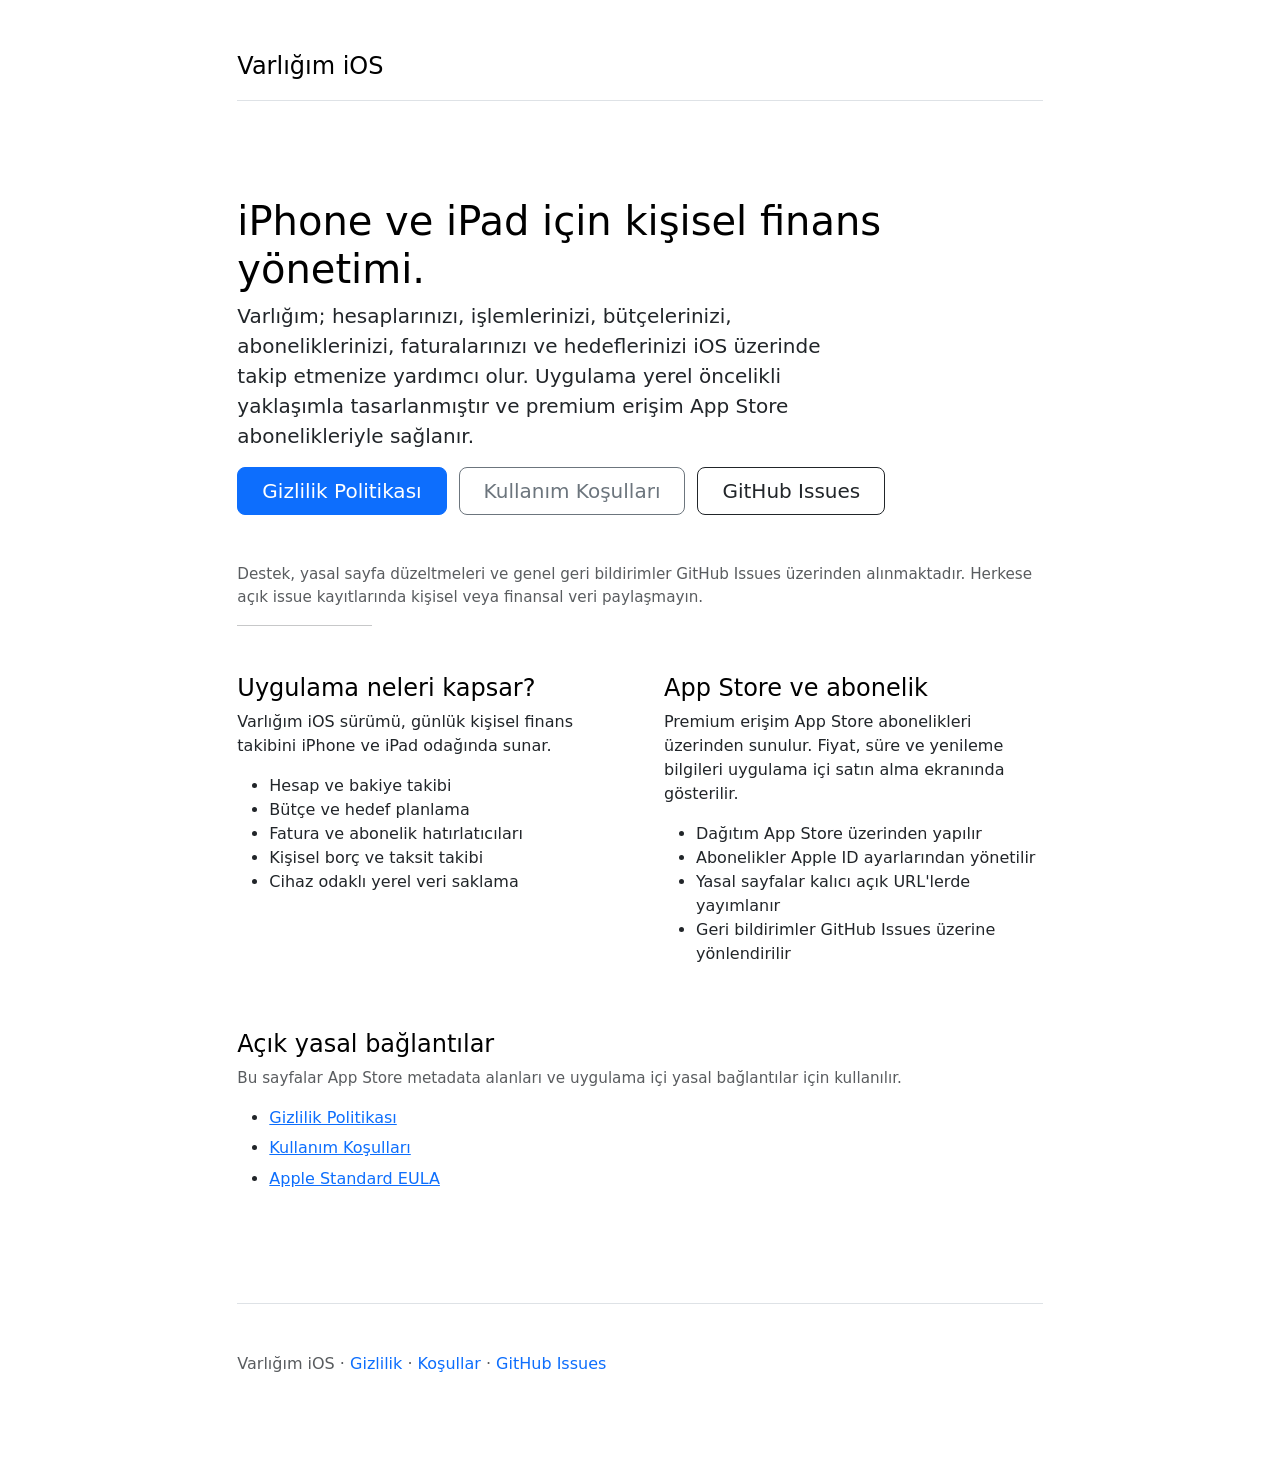
<file: index.html>
<!doctype html>
<html lang="tr">
  <head>
    <meta charset="utf-8">
    <meta name="viewport" content="width=device-width, initial-scale=1">
    <title>Varlığım iOS</title>
    <meta
      name="description"
      content="Varlığım, iPhone ve iPad için yerel odaklı veri saklama, bütçe yönetimi, abonelik takibi ve App Store faturalandırması sunan kişisel finans uygulamasıdır."
    >
    <link rel="canonical" href="https://varligim.app/">
    <link
      href="https://cdn.jsdelivr.net/npm/bootstrap@5.3.8/dist/css/bootstrap.min.css"
      rel="stylesheet"
      integrity="sha384-sRIl4kxILFvY47J16cr9ZwB07vP4J8+LH7qKQnuqkuIAvNWLzeN8tE5YBujZqJLB"
      crossorigin="anonymous"
    >
    <link href="styles.css" rel="stylesheet">
  </head>
  <body>
    <div class="col-lg-8 mx-auto p-4 py-md-5">
      <header class="d-flex align-items-center pb-3 mb-5 border-bottom">
        <a href="/" class="d-flex align-items-center text-body-emphasis text-decoration-none">
          <span class="fs-4">Varlığım iOS</span>
        </a>
      </header>

      <main class="starter-template">
        <h1 class="text-body-emphasis">iPhone ve iPad için kişisel finans yönetimi.</h1>
        <p class="lead col-lg-9">
          Varlığım; hesaplarınızı, işlemlerinizi, bütçelerinizi, aboneliklerinizi,
          faturalarınızı ve hedeflerinizi iOS üzerinde takip etmenize yardımcı olur.
          Uygulama yerel öncelikli yaklaşımla tasarlanmıştır ve premium erişim App Store
          abonelikleriyle sağlanır.
        </p>

        <div class="mb-5 link-row">
          <a href="privacy/" class="btn btn-primary btn-lg px-4">Gizlilik Politikası</a>
          <a href="terms/" class="btn btn-outline-secondary btn-lg px-4">Kullanım Koşulları</a>
          <a href="https://github.com/burakdinler/varligim-pages/issues" class="btn btn-outline-dark btn-lg px-4">GitHub Issues</a>
        </div>

        <p class="support-note">
          Destek, yasal sayfa düzeltmeleri ve genel geri bildirimler GitHub Issues üzerinden
          alınmaktadır. Herkese açık issue kayıtlarında kişisel veya finansal veri paylaşmayın.
        </p>

        <hr class="col-3 col-md-2 mb-5">

        <div class="row g-5">
          <div class="col-md-6">
            <h2 class="h4 text-body-emphasis">Uygulama neleri kapsar?</h2>
            <p>
              Varlığım iOS sürümü, günlük kişisel finans takibini iPhone ve iPad odağında sunar.
            </p>
            <ul>
              <li>Hesap ve bakiye takibi</li>
              <li>Bütçe ve hedef planlama</li>
              <li>Fatura ve abonelik hatırlatıcıları</li>
              <li>Kişisel borç ve taksit takibi</li>
              <li>Cihaz odaklı yerel veri saklama</li>
            </ul>
          </div>

          <div class="col-md-6">
            <h2 class="h4 text-body-emphasis">App Store ve abonelik</h2>
            <p>
              Premium erişim App Store abonelikleri üzerinden sunulur. Fiyat, süre ve yenileme
              bilgileri uygulama içi satın alma ekranında gösterilir.
            </p>
            <ul>
              <li>Dağıtım App Store üzerinden yapılır</li>
              <li>Abonelikler Apple ID ayarlarından yönetilir</li>
              <li>Yasal sayfalar kalıcı açık URL'lerde yayımlanır</li>
              <li>Geri bildirimler GitHub Issues üzerine yönlendirilir</li>
            </ul>
          </div>
        </div>

        <div class="content-section mt-5">
          <h2 class="h4 text-body-emphasis">Açık yasal bağlantılar</h2>
          <p class="meta-note">
            Bu sayfalar App Store metadata alanları ve uygulama içi yasal bağlantılar için kullanılır.
          </p>
          <ul>
            <li><a href="privacy/">Gizlilik Politikası</a></li>
            <li><a href="terms/">Kullanım Koşulları</a></li>
            <li><a href="https://www.apple.com/legal/internet-services/itunes/dev/stdeula/">Apple Standard EULA</a></li>
          </ul>
        </div>
      </main>

      <footer class="pt-5 my-5 text-body-secondary border-top">
        Varlığım iOS ·
        <a href="privacy/" class="text-decoration-none">Gizlilik</a> ·
        <a href="terms/" class="text-decoration-none">Koşullar</a> ·
        <a href="https://github.com/burakdinler/varligim-pages/issues" class="text-decoration-none">GitHub Issues</a>
      </footer>
    </div>

    <script
      src="https://cdn.jsdelivr.net/npm/bootstrap@5.3.8/dist/js/bootstrap.bundle.min.js"
      integrity="sha384-FKyoEForCGlyvwx9Hj09JcYn3nv7wiPVlz7YYwJrWVcXK/BmnVDxM+D2scQbITxI"
      crossorigin="anonymous"
    ></script>
  </body>
</html>
</file>
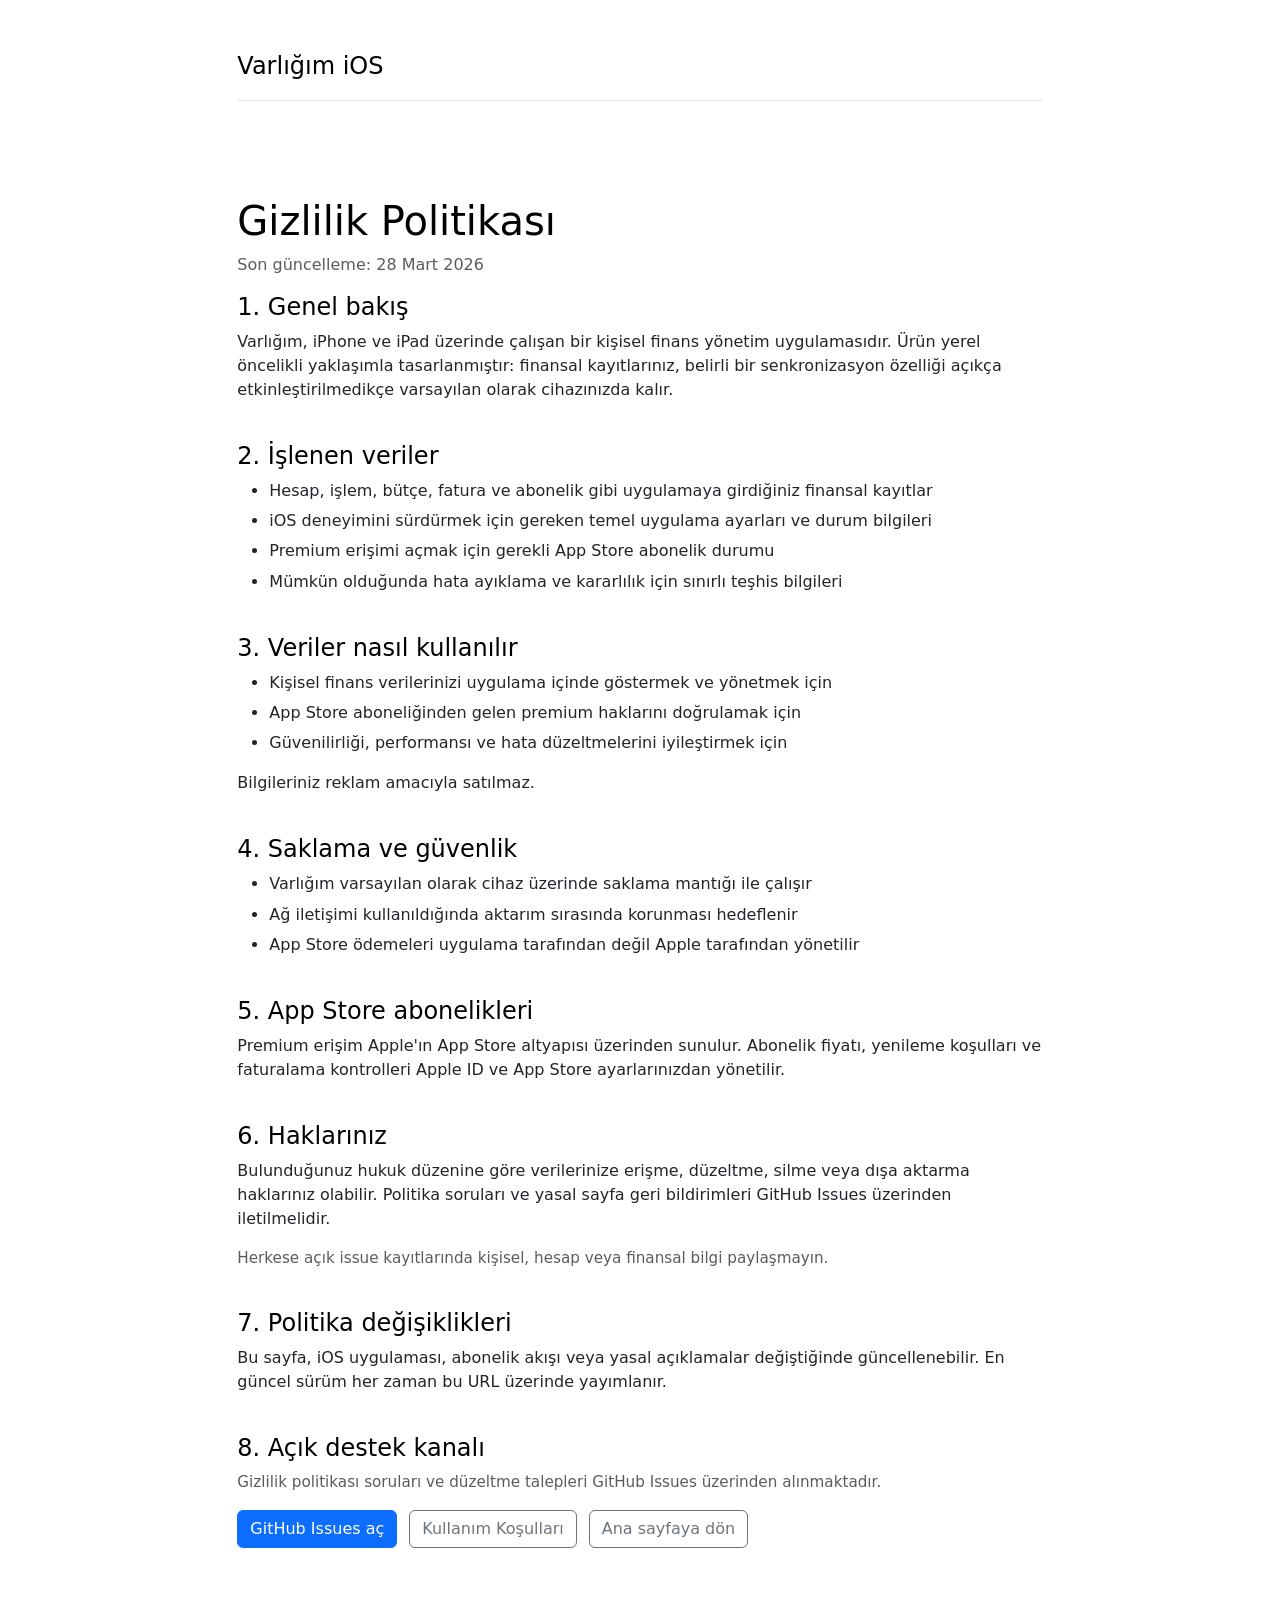
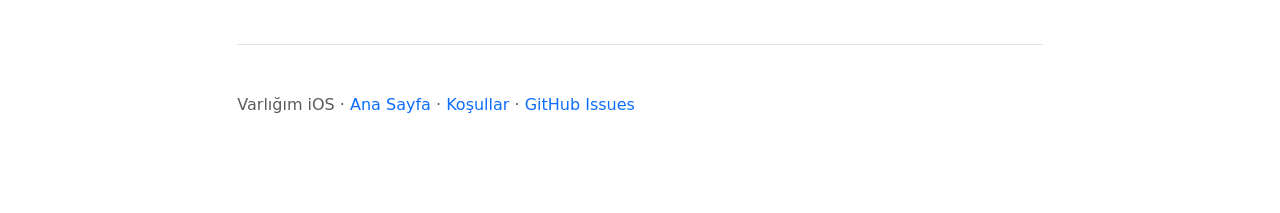
<file: privacy/index.html>
<!doctype html>
<html lang="tr">
  <head>
    <meta charset="utf-8">
    <meta name="viewport" content="width=device-width, initial-scale=1">
    <title>Varlığım iOS Gizlilik Politikası</title>
    <meta
      name="description"
      content="Varlığım iOS uygulaması için yerel odaklı veri saklama, App Store abonelikleri ve kullanıcı haklarını kapsayan gizlilik politikası."
    >
    <link rel="canonical" href="https://varligim.app/privacy/">
    <link
      href="https://cdn.jsdelivr.net/npm/bootstrap@5.3.8/dist/css/bootstrap.min.css"
      rel="stylesheet"
      integrity="sha384-sRIl4kxILFvY47J16cr9ZwB07vP4J8+LH7qKQnuqkuIAvNWLzeN8tE5YBujZqJLB"
      crossorigin="anonymous"
    >
    <link href="../styles.css" rel="stylesheet">
  </head>
  <body>
    <div class="col-lg-8 mx-auto p-4 py-md-5">
      <header class="d-flex align-items-center pb-3 mb-5 border-bottom">
        <a href="../" class="d-flex align-items-center text-body-emphasis text-decoration-none">
          <span class="fs-4">Varlığım iOS</span>
        </a>
      </header>

      <main class="starter-template">
        <h1 class="text-body-emphasis">Gizlilik Politikası</h1>
        <p class="text-body-secondary">Son güncelleme: 28 Mart 2026</p>

        <div class="content-section">
          <h2 class="h4 text-body-emphasis">1. Genel bakış</h2>
          <p>
            Varlığım, iPhone ve iPad üzerinde çalışan bir kişisel finans yönetim uygulamasıdır.
            Ürün yerel öncelikli yaklaşımla tasarlanmıştır: finansal kayıtlarınız, belirli bir
            senkronizasyon özelliği açıkça etkinleştirilmedikçe varsayılan olarak cihazınızda kalır.
          </p>
        </div>

        <div class="content-section">
          <h2 class="h4 text-body-emphasis">2. İşlenen veriler</h2>
          <ul>
            <li>Hesap, işlem, bütçe, fatura ve abonelik gibi uygulamaya girdiğiniz finansal kayıtlar</li>
            <li>iOS deneyimini sürdürmek için gereken temel uygulama ayarları ve durum bilgileri</li>
            <li>Premium erişimi açmak için gerekli App Store abonelik durumu</li>
            <li>Mümkün olduğunda hata ayıklama ve kararlılık için sınırlı teşhis bilgileri</li>
          </ul>
        </div>

        <div class="content-section">
          <h2 class="h4 text-body-emphasis">3. Veriler nasıl kullanılır</h2>
          <ul>
            <li>Kişisel finans verilerinizi uygulama içinde göstermek ve yönetmek için</li>
            <li>App Store aboneliğinden gelen premium haklarını doğrulamak için</li>
            <li>Güvenilirliği, performansı ve hata düzeltmelerini iyileştirmek için</li>
          </ul>
          <p class="mb-0">
            Bilgileriniz reklam amacıyla satılmaz.
          </p>
        </div>

        <div class="content-section">
          <h2 class="h4 text-body-emphasis">4. Saklama ve güvenlik</h2>
          <ul>
            <li>Varlığım varsayılan olarak cihaz üzerinde saklama mantığı ile çalışır</li>
            <li>Ağ iletişimi kullanıldığında aktarım sırasında korunması hedeflenir</li>
            <li>App Store ödemeleri uygulama tarafından değil Apple tarafından yönetilir</li>
          </ul>
        </div>

        <div class="content-section">
          <h2 class="h4 text-body-emphasis">5. App Store abonelikleri</h2>
          <p>
            Premium erişim Apple&apos;ın App Store altyapısı üzerinden sunulur. Abonelik fiyatı,
            yenileme koşulları ve faturalama kontrolleri Apple ID ve App Store ayarlarınızdan yönetilir.
          </p>
        </div>

        <div class="content-section">
          <h2 class="h4 text-body-emphasis">6. Haklarınız</h2>
          <p>
            Bulunduğunuz hukuk düzenine göre verilerinize erişme, düzeltme, silme veya dışa aktarma
            haklarınız olabilir. Politika soruları ve yasal sayfa geri bildirimleri GitHub Issues
            üzerinden iletilmelidir.
          </p>
          <p class="support-note mb-0">
            Herkese açık issue kayıtlarında kişisel, hesap veya finansal bilgi paylaşmayın.
          </p>
        </div>

        <div class="content-section">
          <h2 class="h4 text-body-emphasis">7. Politika değişiklikleri</h2>
          <p class="mb-0">
            Bu sayfa, iOS uygulaması, abonelik akışı veya yasal açıklamalar değiştiğinde
            güncellenebilir. En güncel sürüm her zaman bu URL üzerinde yayımlanır.
          </p>
        </div>

        <div class="content-section">
          <h2 class="h4 text-body-emphasis">8. Açık destek kanalı</h2>
          <p class="meta-note">
            Gizlilik politikası soruları ve düzeltme talepleri GitHub Issues üzerinden alınmaktadır.
          </p>
          <div class="link-row">
            <a href="https://github.com/burakdinler/varligim-pages/issues" class="btn btn-primary">GitHub Issues aç</a>
            <a href="../terms/" class="btn btn-outline-secondary">Kullanım Koşulları</a>
            <a href="../" class="btn btn-outline-secondary">Ana sayfaya dön</a>
          </div>
        </div>
      </main>

      <footer class="pt-5 my-5 text-body-secondary border-top">
        Varlığım iOS ·
        <a href="../" class="text-decoration-none">Ana Sayfa</a> ·
        <a href="../terms/" class="text-decoration-none">Koşullar</a> ·
        <a href="https://github.com/burakdinler/varligim-pages/issues" class="text-decoration-none">GitHub Issues</a>
      </footer>
    </div>

    <script
      src="https://cdn.jsdelivr.net/npm/bootstrap@5.3.8/dist/js/bootstrap.bundle.min.js"
      integrity="sha384-FKyoEForCGlyvwx9Hj09JcYn3nv7wiPVlz7YYwJrWVcXK/BmnVDxM+D2scQbITxI"
      crossorigin="anonymous"
    ></script>
  </body>
</html>
</file>
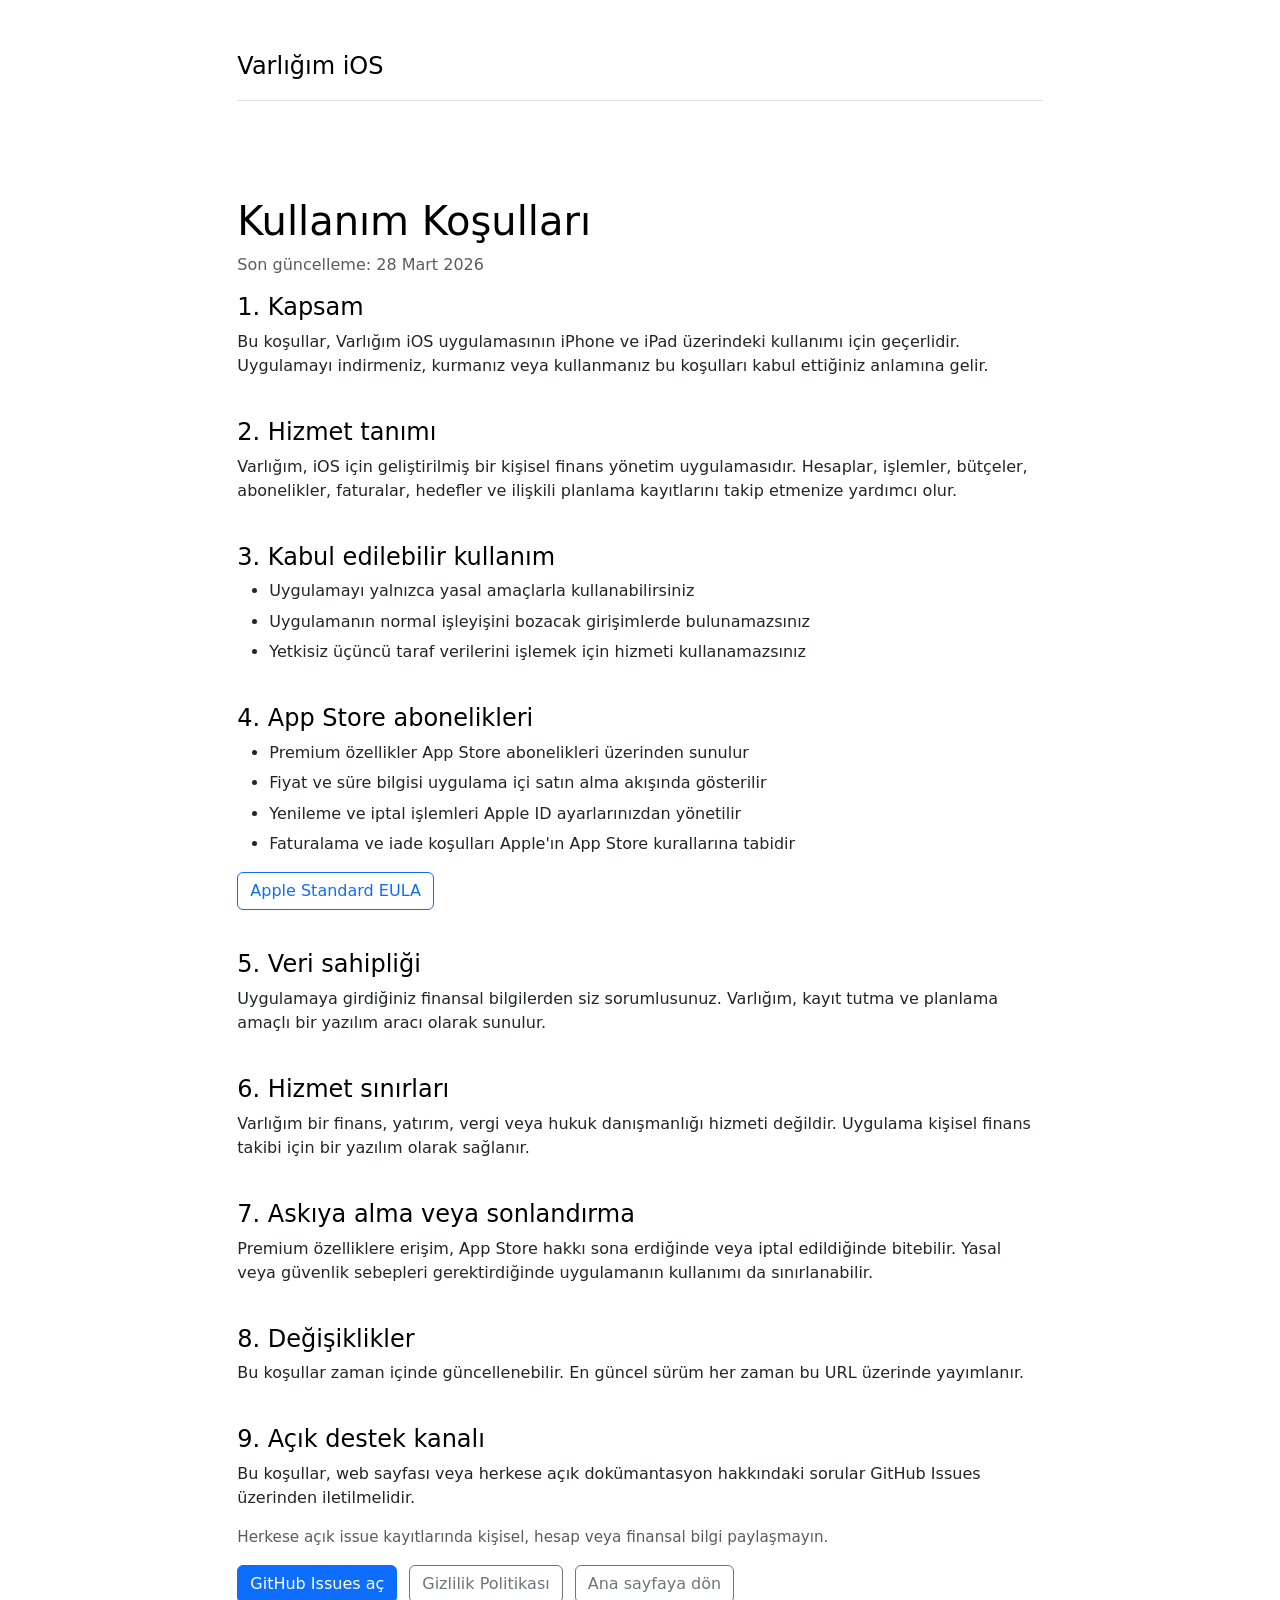
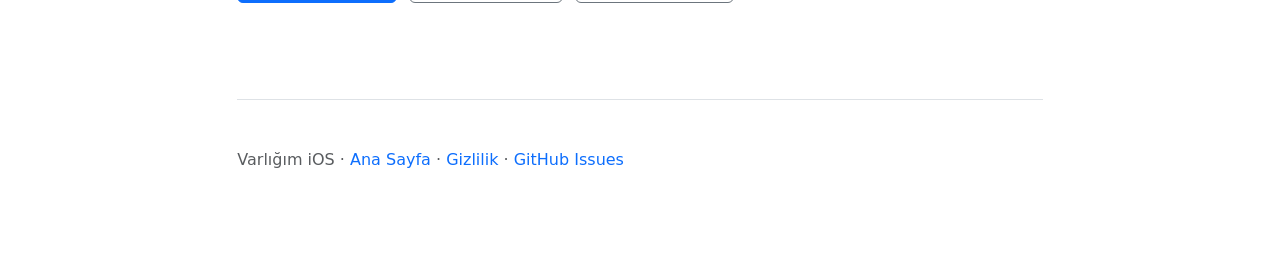
<file: terms/index.html>
<!doctype html>
<html lang="tr">
  <head>
    <meta charset="utf-8">
    <meta name="viewport" content="width=device-width, initial-scale=1">
    <title>Varlığım iOS Kullanım Koşulları</title>
    <meta
      name="description"
      content="Varlığım iOS uygulaması için App Store abonelik koşullarını ve hizmet sınırlarını kapsayan kullanım koşulları."
    >
    <link rel="canonical" href="https://varligim.app/terms/">
    <link
      href="https://cdn.jsdelivr.net/npm/bootstrap@5.3.8/dist/css/bootstrap.min.css"
      rel="stylesheet"
      integrity="sha384-sRIl4kxILFvY47J16cr9ZwB07vP4J8+LH7qKQnuqkuIAvNWLzeN8tE5YBujZqJLB"
      crossorigin="anonymous"
    >
    <link href="../styles.css" rel="stylesheet">
  </head>
  <body>
    <div class="col-lg-8 mx-auto p-4 py-md-5">
      <header class="d-flex align-items-center pb-3 mb-5 border-bottom">
        <a href="../" class="d-flex align-items-center text-body-emphasis text-decoration-none">
          <span class="fs-4">Varlığım iOS</span>
        </a>
      </header>

      <main class="starter-template">
        <h1 class="text-body-emphasis">Kullanım Koşulları</h1>
        <p class="text-body-secondary">Son güncelleme: 28 Mart 2026</p>

        <div class="content-section">
          <h2 class="h4 text-body-emphasis">1. Kapsam</h2>
          <p class="mb-0">
            Bu koşullar, Varlığım iOS uygulamasının iPhone ve iPad üzerindeki kullanımı için geçerlidir.
            Uygulamayı indirmeniz, kurmanız veya kullanmanız bu koşulları kabul ettiğiniz anlamına gelir.
          </p>
        </div>

        <div class="content-section">
          <h2 class="h4 text-body-emphasis">2. Hizmet tanımı</h2>
          <p>
            Varlığım, iOS için geliştirilmiş bir kişisel finans yönetim uygulamasıdır.
            Hesaplar, işlemler, bütçeler, abonelikler, faturalar, hedefler ve ilişkili planlama
            kayıtlarını takip etmenize yardımcı olur.
          </p>
        </div>

        <div class="content-section">
          <h2 class="h4 text-body-emphasis">3. Kabul edilebilir kullanım</h2>
          <ul>
            <li>Uygulamayı yalnızca yasal amaçlarla kullanabilirsiniz</li>
            <li>Uygulamanın normal işleyişini bozacak girişimlerde bulunamazsınız</li>
            <li>Yetkisiz üçüncü taraf verilerini işlemek için hizmeti kullanamazsınız</li>
          </ul>
        </div>

        <div class="content-section">
          <h2 class="h4 text-body-emphasis">4. App Store abonelikleri</h2>
          <ul>
            <li>Premium özellikler App Store abonelikleri üzerinden sunulur</li>
            <li>Fiyat ve süre bilgisi uygulama içi satın alma akışında gösterilir</li>
            <li>Yenileme ve iptal işlemleri Apple ID ayarlarınızdan yönetilir</li>
            <li>Faturalama ve iade koşulları Apple&apos;ın App Store kurallarına tabidir</li>
          </ul>
          <div class="link-row">
            <a href="https://www.apple.com/legal/internet-services/itunes/dev/stdeula/" class="btn btn-outline-primary">Apple Standard EULA</a>
          </div>
        </div>

        <div class="content-section">
          <h2 class="h4 text-body-emphasis">5. Veri sahipliği</h2>
          <p class="mb-0">
            Uygulamaya girdiğiniz finansal bilgilerden siz sorumlusunuz. Varlığım,
            kayıt tutma ve planlama amaçlı bir yazılım aracı olarak sunulur.
          </p>
        </div>

        <div class="content-section">
          <h2 class="h4 text-body-emphasis">6. Hizmet sınırları</h2>
          <p>
            Varlığım bir finans, yatırım, vergi veya hukuk danışmanlığı hizmeti değildir.
            Uygulama kişisel finans takibi için bir yazılım olarak sağlanır.
          </p>
        </div>

        <div class="content-section">
          <h2 class="h4 text-body-emphasis">7. Askıya alma veya sonlandırma</h2>
          <p class="mb-0">
            Premium özelliklere erişim, App Store hakkı sona erdiğinde veya iptal edildiğinde
            bitebilir. Yasal veya güvenlik sebepleri gerektirdiğinde uygulamanın kullanımı da sınırlanabilir.
          </p>
        </div>

        <div class="content-section">
          <h2 class="h4 text-body-emphasis">8. Değişiklikler</h2>
          <p class="mb-0">
            Bu koşullar zaman içinde güncellenebilir. En güncel sürüm her zaman bu URL üzerinde yayımlanır.
          </p>
        </div>

        <div class="content-section">
          <h2 class="h4 text-body-emphasis">9. Açık destek kanalı</h2>
          <p>
            Bu koşullar, web sayfası veya herkese açık dokümantasyon hakkındaki sorular
            GitHub Issues üzerinden iletilmelidir.
          </p>
          <p class="support-note">
            Herkese açık issue kayıtlarında kişisel, hesap veya finansal bilgi paylaşmayın.
          </p>
          <div class="link-row">
            <a href="https://github.com/burakdinler/varligim-pages/issues" class="btn btn-primary">GitHub Issues aç</a>
            <a href="../privacy/" class="btn btn-outline-secondary">Gizlilik Politikası</a>
            <a href="../" class="btn btn-outline-secondary">Ana sayfaya dön</a>
          </div>
        </div>
      </main>

      <footer class="pt-5 my-5 text-body-secondary border-top">
        Varlığım iOS ·
        <a href="../" class="text-decoration-none">Ana Sayfa</a> ·
        <a href="../privacy/" class="text-decoration-none">Gizlilik</a> ·
        <a href="https://github.com/burakdinler/varligim-pages/issues" class="text-decoration-none">GitHub Issues</a>
      </footer>
    </div>

    <script
      src="https://cdn.jsdelivr.net/npm/bootstrap@5.3.8/dist/js/bootstrap.bundle.min.js"
      integrity="sha384-FKyoEForCGlyvwx9Hj09JcYn3nv7wiPVlz7YYwJrWVcXK/BmnVDxM+D2scQbITxI"
      crossorigin="anonymous"
    ></script>
  </body>
</html>
</file>
<file: styles.css>
.starter-template {
  padding: 3rem 0;
}

.support-note,
.meta-note {
  color: var(--bs-secondary-color);
  font-size: 0.95rem;
}

.link-row {
  display: flex;
  flex-wrap: wrap;
  gap: 0.75rem;
}

.content-section + .content-section {
  margin-top: 2.5rem;
}

.content-section ul li + li {
  margin-top: 0.4rem;
}
</file>
